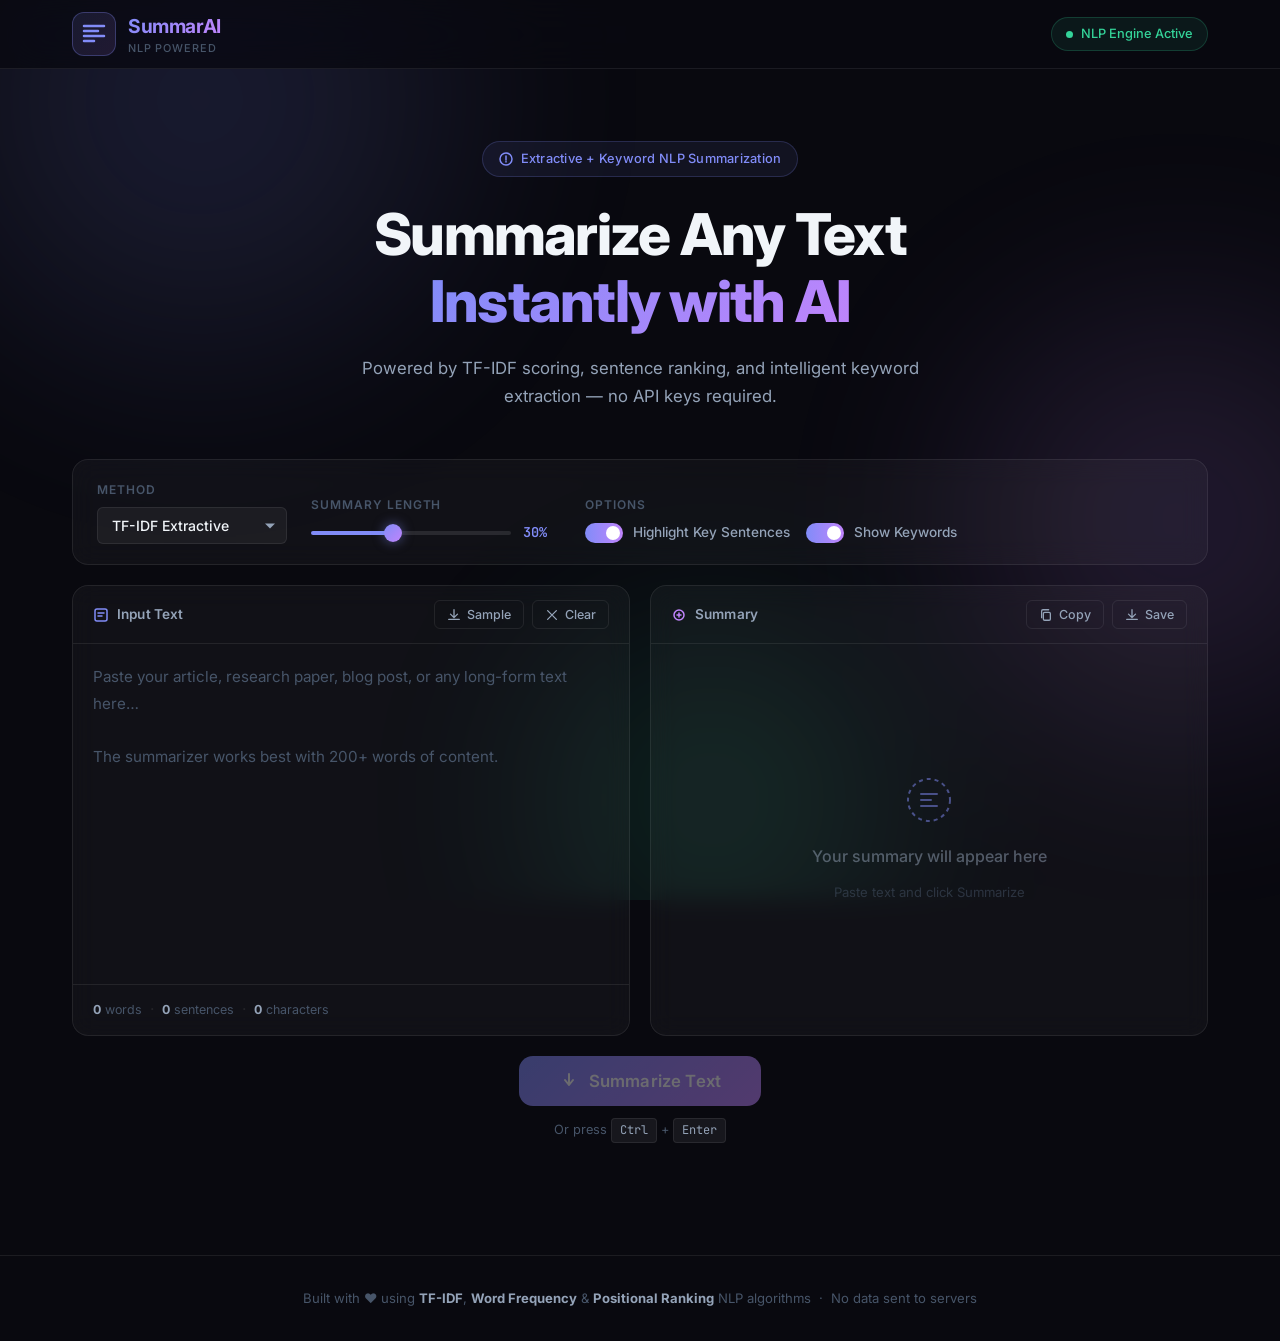
<file: text-summarizer/index.html>
<!DOCTYPE html>
<html lang="en">
<head>
  <meta charset="UTF-8" />
  <meta name="viewport" content="width=device-width, initial-scale=1.0" />
  <title>NLP Text Summarizer — AI-Powered Summaries</title>
  <meta name="description" content="An AI-powered NLP text summarization tool. Paste any article, research paper, or document and get a concise summary instantly using TF-IDF and keyword extraction." />
  <link rel="preconnect" href="https://fonts.googleapis.com" />
  <link rel="preconnect" href="https://fonts.gstatic.com" crossorigin />
  <link href="https://fonts.googleapis.com/css2?family=Inter:wght@300;400;500;600;700;800&family=JetBrains+Mono:wght@400;500&display=swap" rel="stylesheet" />
  <link rel="stylesheet" href="style.css" />
</head>
<body>
  <!-- Animated Background -->
  <div class="bg-orbs">
    <div class="orb orb-1"></div>
    <div class="orb orb-2"></div>
    <div class="orb orb-3"></div>
  </div>

  <!-- Header -->
  <header class="header">
    <div class="header-inner">
      <div class="brand">
        <div class="brand-icon">
          <svg width="28" height="28" viewBox="0 0 28 28" fill="none">
            <path d="M4 6h20M4 11h14M4 16h20M4 21h10" stroke="url(#grad1)" stroke-width="2.5" stroke-linecap="round"/>
            <defs>
              <linearGradient id="grad1" x1="0" y1="0" x2="28" y2="0">
                <stop offset="0%" stop-color="#818cf8"/>
                <stop offset="100%" stop-color="#c084fc"/>
              </linearGradient>
            </defs>
          </svg>
        </div>
        <div class="brand-text">
          <span class="brand-name">SummarAI</span>
          <span class="brand-tag">NLP Powered</span>
        </div>
      </div>
      <nav class="header-nav">
        <div class="badge-pill">
          <span class="pulse-dot"></span>
          NLP Engine Active
        </div>
      </nav>
    </div>
  </header>

  <!-- Hero Section -->
  <section class="hero">
    <div class="hero-label">
      <svg width="14" height="14" viewBox="0 0 14 14" fill="none"><circle cx="7" cy="7" r="6" stroke="#818cf8" stroke-width="1.5"/><path d="M7 4v4M7 9.5v.5" stroke="#818cf8" stroke-width="1.5" stroke-linecap="round"/></svg>
      Extractive + Keyword NLP Summarization
    </div>
    <h1 class="hero-title">Summarize Any Text <br/><span class="gradient-text">Instantly with AI</span></h1>
    <p class="hero-subtitle">Powered by TF-IDF scoring, sentence ranking, and intelligent keyword extraction — no API keys required.</p>
  </section>

  <!-- Main Tool -->
  <main class="tool-container">

    <!-- Settings Bar -->
    <div class="settings-bar">
      <div class="setting-group">
        <label class="setting-label" for="method-select">Method</label>
        <div class="select-wrapper">
          <select id="method-select" class="setting-select">
            <option value="tfidf">TF-IDF Extractive</option>
            <option value="frequency">Word Frequency</option>
            <option value="position">Positional Ranking</option>
          </select>
        </div>
      </div>

      <div class="setting-group">
        <label class="setting-label" for="length-slider">Summary Length</label>
        <div class="slider-group">
          <input type="range" id="length-slider" min="10" max="60" value="30" class="slider" />
          <span class="slider-value" id="slider-label">30%</span>
        </div>
      </div>

      <div class="setting-group">
        <label class="setting-label">Options</label>
        <div class="toggle-group">
          <label class="toggle-label" for="highlight-toggle">
            <input type="checkbox" id="highlight-toggle" class="toggle-input" checked />
            <span class="toggle-track"></span>
            Highlight Key Sentences
          </label>
          <label class="toggle-label" for="keywords-toggle">
            <input type="checkbox" id="keywords-toggle" class="toggle-input" checked />
            <span class="toggle-track"></span>
            Show Keywords
          </label>
        </div>
      </div>
    </div>

    <!-- Editor Area -->
    <div class="editor-grid">

      <!-- Input Panel -->
      <div class="panel input-panel">
        <div class="panel-header">
          <div class="panel-title">
            <svg width="16" height="16" fill="none" viewBox="0 0 16 16"><rect x="2" y="2" width="12" height="12" rx="2" stroke="#818cf8" stroke-width="1.5"/><path d="M5 6h6M5 9h4" stroke="#818cf8" stroke-width="1.5" stroke-linecap="round"/></svg>
            Input Text
          </div>
          <div class="panel-actions">
            <button id="load-sample-btn" class="btn-ghost" title="Load Sample Text">
              <svg width="14" height="14" fill="none" viewBox="0 0 16 16"><path d="M8 2v9M4 7l4 4 4-4" stroke="currentColor" stroke-width="1.5" stroke-linecap="round" stroke-linejoin="round"/><path d="M2 13h12" stroke="currentColor" stroke-width="1.5" stroke-linecap="round"/></svg>
              Sample
            </button>
            <button id="clear-btn" class="btn-ghost" title="Clear">
              <svg width="14" height="14" fill="none" viewBox="0 0 16 16"><path d="M3 3l10 10M13 3L3 13" stroke="currentColor" stroke-width="1.5" stroke-linecap="round"/></svg>
              Clear
            </button>
          </div>
        </div>
        <textarea id="input-text" class="text-area" placeholder="Paste your article, research paper, blog post, or any long-form text here…&#10;&#10;The summarizer works best with 200+ words of content." spellcheck="false"></textarea>
        <div class="panel-footer">
          <div class="stats">
            <span id="input-words" class="stat"><strong>0</strong> words</span>
            <span class="stat-divider">·</span>
            <span id="input-sentences" class="stat"><strong>0</strong> sentences</span>
            <span class="stat-divider">·</span>
            <span id="input-chars" class="stat"><strong>0</strong> characters</span>
          </div>
        </div>
      </div>

      <!-- Output Panel -->
      <div class="panel output-panel">
        <div class="panel-header">
          <div class="panel-title">
            <svg width="16" height="16" fill="none" viewBox="0 0 16 16"><path d="M13 8A5 5 0 1 1 3 8a5 5 0 0 1 10 0Z" stroke="#c084fc" stroke-width="1.5"/><path d="M10 8H6M8 6v4" stroke="#c084fc" stroke-width="1.5" stroke-linecap="round"/></svg>
            Summary
          </div>
          <div class="panel-actions">
            <button id="copy-btn" class="btn-ghost" title="Copy Summary">
              <svg width="14" height="14" fill="none" viewBox="0 0 16 16"><rect x="5" y="5" width="8" height="9" rx="1.5" stroke="currentColor" stroke-width="1.5"/><path d="M3 11V3.5A1.5 1.5 0 0 1 4.5 2H11" stroke="currentColor" stroke-width="1.5" stroke-linecap="round"/></svg>
              Copy
            </button>
            <button id="download-btn" class="btn-ghost" title="Download">
              <svg width="14" height="14" fill="none" viewBox="0 0 16 16"><path d="M8 2v9M4 7l4 4 4-4" stroke="currentColor" stroke-width="1.5" stroke-linecap="round" stroke-linejoin="round"/><path d="M2 13h12" stroke="currentColor" stroke-width="1.5" stroke-linecap="round"/></svg>
              Save
            </button>
          </div>
        </div>
        <div id="output-area" class="output-area">
          <div class="output-placeholder">
            <div class="placeholder-icon">
              <svg width="48" height="48" fill="none" viewBox="0 0 48 48"><circle cx="24" cy="24" r="21" stroke="url(#ph-grad)" stroke-width="2" stroke-dasharray="4 4"/><path d="M16 18h16M16 24h10M16 30h16" stroke="url(#ph-grad)" stroke-width="2" stroke-linecap="round"/><defs><linearGradient id="ph-grad" x1="0" y1="0" x2="48" y2="48"><stop stop-color="#818cf8"/><stop offset="1" stop-color="#c084fc"/></linearGradient></defs></svg>
            </div>
            <p>Your summary will appear here</p>
            <span>Paste text and click Summarize</span>
          </div>
        </div>
        <div class="panel-footer" id="output-footer" style="display:none">
          <div class="stats">
            <span id="output-words" class="stat"><strong>0</strong> words</span>
            <span class="stat-divider">·</span>
            <span id="compression-ratio" class="stat compression"><strong>0%</strong> compression</span>
          </div>
          <div id="reading-time" class="stat reading-time"></div>
        </div>
      </div>
    </div>

    <!-- Summarize Button -->
    <div class="action-center">
      <button id="summarize-btn" class="btn-primary" disabled>
        <span class="btn-content">
          <svg class="btn-icon" width="20" height="20" fill="none" viewBox="0 0 20 20"><path d="M10 3v11M6 9l4 5 4-5" stroke="currentColor" stroke-width="2" stroke-linecap="round" stroke-linejoin="round"/></svg>
          Summarize Text
        </span>
        <div class="btn-shimmer"></div>
      </button>
      <p class="action-hint">Or press <kbd>Ctrl</kbd> + <kbd>Enter</kbd></p>
    </div>

    <!-- Keywords Section -->
    <div id="keywords-section" class="keywords-section" style="display:none">
      <div class="section-header">
        <svg width="16" height="16" fill="none" viewBox="0 0 16 16"><path d="M2 8c0-3.314 2.686-6 6-6s6 2.686 6 6-2.686 6-6 6-6-2.686-6-6Z" stroke="#f59e0b" stroke-width="1.5"/><path d="M8 5v3l2 2" stroke="#f59e0b" stroke-width="1.5" stroke-linecap="round"/></svg>
        Key Topics &amp; Keywords
      </div>
      <div id="keywords-cloud" class="keywords-cloud"></div>
    </div>

    <!-- Stats Cards -->
    <div id="stats-section" class="stats-section" style="display:none">
      <div class="stat-card" id="stat-sentences">
        <div class="stat-card-icon">📄</div>
        <div class="stat-card-value" id="stat-sentences-val">—</div>
        <div class="stat-card-label">Sentences Extracted</div>
      </div>
      <div class="stat-card" id="stat-compression">
        <div class="stat-card-icon">🗜️</div>
        <div class="stat-card-value" id="stat-compression-val">—</div>
        <div class="stat-card-label">Text Compressed</div>
      </div>
      <div class="stat-card" id="stat-readtime">
        <div class="stat-card-icon">⏱️</div>
        <div class="stat-card-value" id="stat-readtime-val">—</div>
        <div class="stat-card-label">Reading Time Saved</div>
      </div>
      <div class="stat-card" id="stat-score">
        <div class="stat-card-icon">⭐</div>
        <div class="stat-card-value" id="stat-score-val">—</div>
        <div class="stat-card-label">Relevance Score</div>
      </div>
    </div>

    <!-- Highlighted Text (full document view) -->
    <div id="highlighted-section" class="highlighted-section" style="display:none">
      <div class="section-header">
        <svg width="16" height="16" fill="none" viewBox="0 0 16 16"><path d="M2 4h12M2 8h8M2 12h12" stroke="#34d399" stroke-width="1.5" stroke-linecap="round"/></svg>
        Full Text — Key Sentences Highlighted
      </div>
      <div id="highlighted-text" class="highlighted-text"></div>
    </div>

  </main>

  <!-- Footer -->
  <footer class="footer">
    <p>Built with ❤️ using <strong>TF-IDF</strong>, <strong>Word Frequency</strong> &amp; <strong>Positional Ranking</strong> NLP algorithms &nbsp;·&nbsp; No data sent to servers</p>
  </footer>

  <!-- Toast -->
  <div id="toast" class="toast" aria-live="polite"></div>

  <script src="nlp.js"></script>
  <script src="app.js"></script>
</body>
</html>
</file>
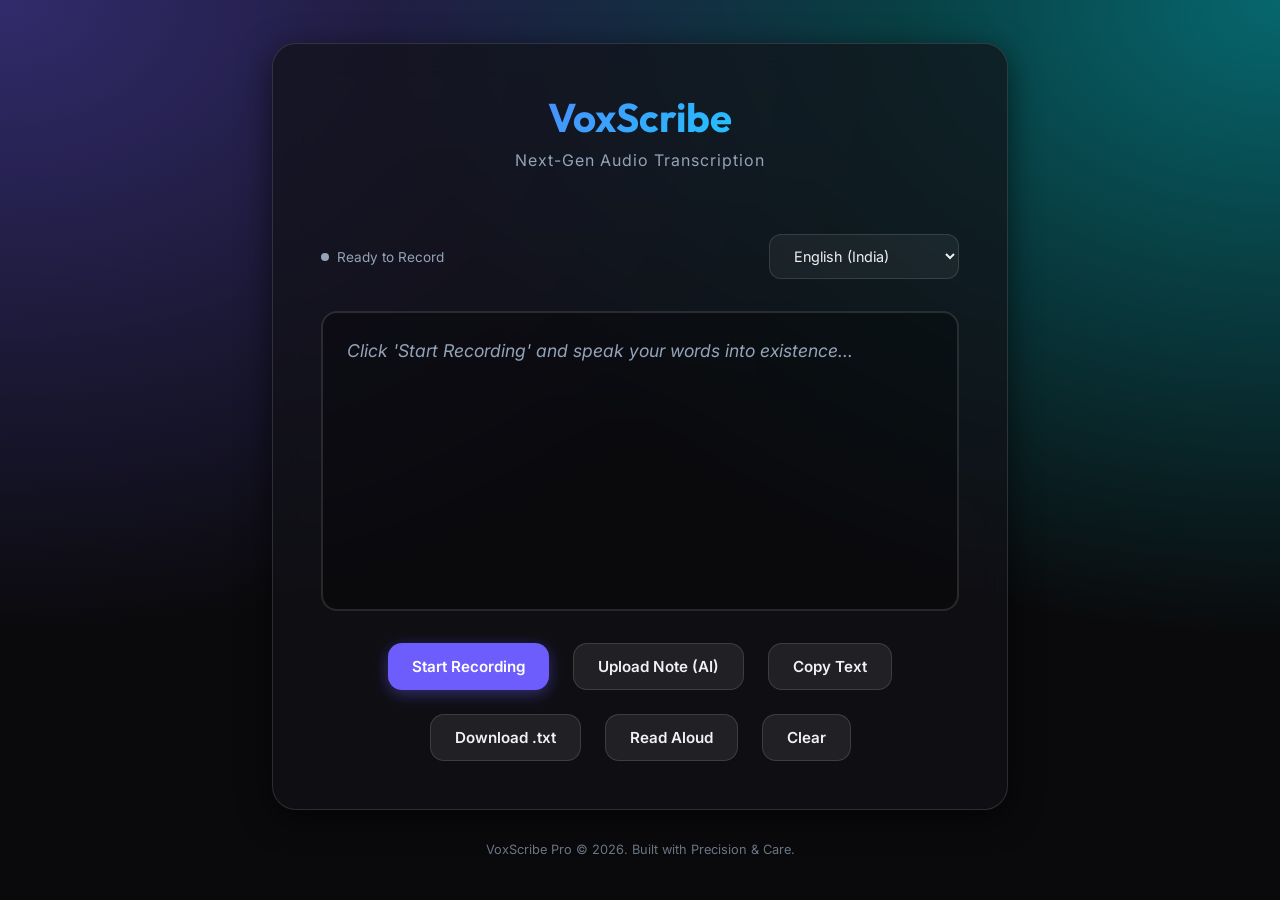
<file: voxscribe/index.html>
<!DOCTYPE html>
<html lang="en">
<head>
    <meta charset="UTF-8">
    <meta name="viewport" content="width=device-width, initial-scale=1.0">
    <title>VoxScribe | Premium Speech Recognition</title>
    <link rel="stylesheet" href="style.css">
    <meta name="description" content="A powerful, browser-based speech recognition tool for real-time transcription with premium glassmorphic UI.">
</head>
<body>
    <div class="container" id="app">
        <main class="glass-card">
            <header>
                <h1>VoxScribe</h1>
                <p class="subtitle">Next-Gen Audio Transcription</p>
            </header>

            <div class="controls-header">
                <div class="status-indicator">
                    <span id="status-dot" class="dot"></span>
                    <span id="status-text">Ready to Record</span>
                </div>
                <select id="language-select">
                    <option value="en-US">English (US)</option>
                    <option value="en-IN" selected>English (India)</option>
                    <option value="hi-IN">Hindi (India)</option>
                    <option value="es-ES">Spanish (Spain)</option>
                    <option value="fr-FR">French (France)</option>
                    <option value="de-DE">German (Germany)</option>
                    <option value="ja-JP">Japanese (Japan)</option>
                </select>
            </div>

            <div class="transcription-area">
                <div id="output" class="output-container" data-placeholder="Click 'Start Recording' and speak your words into existence..." tabindex="0"></div>
            </div>

            <div class="actions">
                <button id="record-btn" class="btn btn-record">
                    <span id="btn-text">Start Recording</span>
                </button>
                <button id="upload-btn" class="btn btn-secondary">
                    Upload Note (AI)
                </button>
                <input type="file" id="file-input" accept="audio/*" style="display: none;">
                <button id="copy-btn" class="btn btn-secondary">
                    Copy Text
                </button>
                <button id="download-btn" class="btn btn-secondary">
                    Download .txt
                </button>
                <button id="speak-btn" class="btn btn-secondary">
                    Read Aloud
                </button>
                <button id="clear-btn" class="btn btn-secondary">
                    Clear
                </button>
            </div>

            <!-- AI Progress Section -->
            <div id="ai-status" class="status-container" style="display: none;">
                <div class="ai-label">AI Processing...</div>
                <div class="progress-bar-bg">
                    <div id="progress-bar" class="progress-bar-fill" style="width: 0%;"></div>
                </div>
                <div id="ai-message" class="ai-message">Initializing AI Model...</div>
            </div>

            <p id="browser-warning" style="display: none; color: var(--error); text-align: center; font-size: 0.9rem;">
                Warning: Speech recognition is not supported in this browser. Please use Chrome or Edge.
            </p>
        </main>

        <footer class="footer-info">
            <p>VoxScribe Pro &copy; 2026. Built with Precision & Care.</p>
        </footer>
    </div>

    <!-- For a premium feel, adding a simple particle background layer if needed, but keeping it clean for now -->
    
    <script src="script.js"></script>
</body>
</html>
</file>
<file: text-summarizer/style.css>
/* =========================================================
   SummarAI — NLP Text Summarizer
   Modern dark glassmorphism design system
   ========================================================= */

/* --- Reset & Base --- */
*, *::before, *::after { box-sizing: border-box; margin: 0; padding: 0; }

:root {
  --bg-base: #09090f;
  --bg-panel: rgba(255,255,255,0.035);
  --bg-panel-hover: rgba(255,255,255,0.055);
  --border: rgba(255,255,255,0.08);
  --border-active: rgba(129,140,248,0.4);
  --text-primary: #f1f5f9;
  --text-secondary: #94a3b8;
  --text-muted: #475569;
  --indigo: #818cf8;
  --purple: #c084fc;
  --emerald: #34d399;
  --amber: #f59e0b;
  --rose: #fb7185;
  --gradient: linear-gradient(135deg, var(--indigo), var(--purple));
  --gradient-glow: linear-gradient(135deg, rgba(129,140,248,0.12), rgba(192,132,252,0.12));
  --font: 'Inter', system-ui, sans-serif;
  --mono: 'JetBrains Mono', monospace;
  --radius: 16px;
  --radius-sm: 10px;
  --radius-xs: 6px;
  --shadow: 0 4px 24px rgba(0,0,0,0.35);
  --shadow-glow: 0 0 40px rgba(129,140,248,0.15);
  --transition: 0.22s cubic-bezier(0.4, 0, 0.2, 1);
}

html { scroll-behavior: smooth; }

body {
  font-family: var(--font);
  background: var(--bg-base);
  color: var(--text-primary);
  min-height: 100vh;
  overflow-x: hidden;
  line-height: 1.6;
}

/* --- Animated Background Orbs --- */
.bg-orbs {
  position: fixed;
  inset: 0;
  pointer-events: none;
  z-index: 0;
  overflow: hidden;
}
.orb {
  position: absolute;
  border-radius: 50%;
  filter: blur(100px);
  opacity: 0.18;
  animation: float 20s ease-in-out infinite;
}
.orb-1 { width: 600px; height: 600px; background: radial-gradient(circle, #818cf8, transparent); top: -200px; left: -100px; animation-delay: 0s; }
.orb-2 { width: 500px; height: 500px; background: radial-gradient(circle, #c084fc, transparent); top: 30%; right: -150px; animation-delay: -7s; }
.orb-3 { width: 400px; height: 400px; background: radial-gradient(circle, #34d399, transparent); bottom: -100px; left: 40%; animation-delay: -14s; }

@keyframes float {
  0%, 100% { transform: translate(0, 0) scale(1); }
  33%       { transform: translate(40px, -30px) scale(1.05); }
  66%       { transform: translate(-20px, 20px) scale(0.95); }
}

/* --- Header --- */
.header {
  position: sticky;
  top: 0;
  z-index: 100;
  backdrop-filter: blur(20px) saturate(180%);
  background: rgba(9,9,15,0.8);
  border-bottom: 1px solid var(--border);
}
.header-inner {
  max-width: 1200px;
  margin: 0 auto;
  padding: 0 32px;
  height: 68px;
  display: flex;
  align-items: center;
  justify-content: space-between;
}

.brand { display: flex; align-items: center; gap: 12px; }
.brand-icon {
  width: 44px; height: 44px;
  display: flex; align-items: center; justify-content: center;
  background: var(--gradient-glow);
  border: 1px solid rgba(129,140,248,0.3);
  border-radius: 12px;
  transition: var(--transition);
}
.brand-icon:hover { box-shadow: var(--shadow-glow); border-color: var(--border-active); }
.brand-name { font-size: 1.2rem; font-weight: 700; background: var(--gradient); -webkit-background-clip: text; -webkit-text-fill-color: transparent; background-clip: text; letter-spacing: -0.02em; }
.brand-tag { font-size: 0.68rem; color: var(--text-muted); font-weight: 500; letter-spacing: 0.08em; text-transform: uppercase; display: block; margin-top: -2px; }

.badge-pill {
  display: flex;
  align-items: center;
  gap: 8px;
  padding: 6px 14px;
  background: rgba(52,211,153,0.08);
  border: 1px solid rgba(52,211,153,0.2);
  border-radius: 100px;
  font-size: 0.8rem;
  color: var(--emerald);
  font-weight: 500;
}
.pulse-dot {
  width: 7px; height: 7px;
  background: var(--emerald);
  border-radius: 50%;
  animation: pulse-anim 2s ease-in-out infinite;
}
@keyframes pulse-anim {
  0%, 100% { opacity: 1; transform: scale(1); }
  50% { opacity: 0.5; transform: scale(0.8); }
}

/* --- Hero --- */
.hero {
  text-align: center;
  padding: 72px 32px 48px;
  position: relative;
  z-index: 1;
}
.hero-label {
  display: inline-flex;
  align-items: center;
  gap: 8px;
  padding: 7px 16px;
  background: rgba(129,140,248,0.08);
  border: 1px solid rgba(129,140,248,0.2);
  border-radius: 100px;
  font-size: 0.8rem;
  color: var(--indigo);
  font-weight: 500;
  margin-bottom: 24px;
  letter-spacing: 0.02em;
}
.hero-title {
  font-size: clamp(2.2rem, 5vw, 3.6rem);
  font-weight: 800;
  line-height: 1.15;
  letter-spacing: -0.03em;
  margin-bottom: 20px;
}
.gradient-text {
  background: var(--gradient);
  -webkit-background-clip: text;
  -webkit-text-fill-color: transparent;
  background-clip: text;
}
.hero-subtitle {
  max-width: 560px;
  margin: 0 auto;
  color: var(--text-secondary);
  font-size: 1.05rem;
  line-height: 1.7;
}

/* --- Tool Container --- */
.tool-container {
  max-width: 1200px;
  margin: 0 auto;
  padding: 0 32px 80px;
  position: relative;
  z-index: 1;
}

/* --- Settings Bar --- */
.settings-bar {
  display: flex;
  flex-wrap: wrap;
  gap: 24px;
  align-items: flex-end;
  padding: 20px 24px;
  background: var(--bg-panel);
  border: 1px solid var(--border);
  border-radius: var(--radius);
  margin-bottom: 20px;
  backdrop-filter: blur(12px);
}
.setting-group { display: flex; flex-direction: column; gap: 8px; }
.setting-label {
  font-size: 0.75rem;
  font-weight: 600;
  color: var(--text-muted);
  text-transform: uppercase;
  letter-spacing: 0.08em;
}

/* Select */
.select-wrapper { position: relative; }
.setting-select {
  appearance: none;
  -webkit-appearance: none;
  background: rgba(255,255,255,0.05);
  border: 1px solid var(--border);
  color: var(--text-primary);
  font-family: var(--font);
  font-size: 0.88rem;
  font-weight: 500;
  padding: 9px 36px 9px 14px;
  border-radius: var(--radius-xs);
  cursor: pointer;
  outline: none;
  transition: var(--transition);
  min-width: 190px;
}
.setting-select:hover, .setting-select:focus { border-color: var(--border-active); background: rgba(129,140,248,0.08); }
.select-wrapper::after {
  content: '';
  position: absolute;
  right: 12px;
  top: 50%;
  transform: translateY(-50%);
  width: 0; height: 0;
  border-left: 5px solid transparent;
  border-right: 5px solid transparent;
  border-top: 5px solid var(--text-secondary);
  pointer-events: none;
}
.setting-select option { background: #1e1e2e; }

/* Slider */
.slider-group { display: flex; align-items: center; gap: 12px; }
.slider {
  -webkit-appearance: none;
  width: 200px;
  height: 4px;
  border-radius: 4px;
  background: rgba(255,255,255,0.1);
  outline: none;
  cursor: pointer;
  transition: var(--transition);
}
.slider::-webkit-slider-thumb {
  -webkit-appearance: none;
  width: 18px; height: 18px;
  border-radius: 50%;
  background: var(--gradient);
  cursor: pointer;
  box-shadow: 0 0 12px rgba(129,140,248,0.5);
  transition: var(--transition);
}
.slider::-webkit-slider-thumb:hover { transform: scale(1.2); }
.slider-value {
  font-size: 0.85rem;
  font-weight: 600;
  color: var(--indigo);
  min-width: 38px;
  font-family: var(--mono);
}

/* Toggle */
.toggle-group { display: flex; gap: 16px; align-items: center; flex-wrap: wrap; }
.toggle-label {
  display: flex;
  align-items: center;
  gap: 10px;
  cursor: pointer;
  font-size: 0.85rem;
  color: var(--text-secondary);
  font-weight: 500;
  user-select: none;
}
.toggle-input { display: none; }
.toggle-track {
  width: 38px; height: 20px;
  background: rgba(255,255,255,0.1);
  border-radius: 10px;
  position: relative;
  transition: var(--transition);
  flex-shrink: 0;
}
.toggle-track::after {
  content: '';
  position: absolute;
  width: 14px; height: 14px;
  border-radius: 50%;
  background: var(--text-muted);
  top: 3px; left: 3px;
  transition: var(--transition);
}
.toggle-input:checked + .toggle-track {
  background: linear-gradient(90deg, var(--indigo), var(--purple));
}
.toggle-input:checked + .toggle-track::after {
  background: white;
  left: 21px;
}

/* --- Editor Grid --- */
.editor-grid {
  display: grid;
  grid-template-columns: 1fr 1fr;
  gap: 20px;
  margin-bottom: 20px;
}

/* --- Panels --- */
.panel {
  background: var(--bg-panel);
  border: 1px solid var(--border);
  border-radius: var(--radius);
  overflow: hidden;
  backdrop-filter: blur(12px);
  transition: var(--transition);
  display: flex;
  flex-direction: column;
  min-height: 420px;
}
.panel:hover { border-color: rgba(255,255,255,0.12); }

.panel-header {
  display: flex;
  align-items: center;
  justify-content: space-between;
  padding: 14px 20px;
  border-bottom: 1px solid var(--border);
}
.panel-title {
  display: flex;
  align-items: center;
  gap: 8px;
  font-size: 0.85rem;
  font-weight: 600;
  color: var(--text-secondary);
  letter-spacing: 0.01em;
}
.panel-actions { display: flex; gap: 8px; }
.btn-ghost {
  display: flex;
  align-items: center;
  gap: 6px;
  padding: 6px 12px;
  background: transparent;
  border: 1px solid var(--border);
  color: var(--text-secondary);
  font-family: var(--font);
  font-size: 0.78rem;
  font-weight: 500;
  border-radius: var(--radius-xs);
  cursor: pointer;
  transition: var(--transition);
}
.btn-ghost:hover {
  background: rgba(255,255,255,0.06);
  color: var(--text-primary);
  border-color: rgba(255,255,255,0.15);
}

.text-area {
  flex: 1;
  background: transparent;
  border: none;
  outline: none;
  color: var(--text-primary);
  font-family: var(--font);
  font-size: 0.95rem;
  line-height: 1.75;
  padding: 20px;
  resize: none;
  min-height: 340px;
}
.text-area::placeholder { color: var(--text-muted); }

.output-area {
  flex: 1;
  padding: 20px;
  overflow-y: auto;
  min-height: 340px;
}

.output-placeholder {
  height: 100%;
  display: flex;
  flex-direction: column;
  align-items: center;
  justify-content: center;
  gap: 12px;
  opacity: 0.5;
}
.placeholder-icon { animation: float-icon 4s ease-in-out infinite; }
@keyframes float-icon {
  0%, 100% { transform: translateY(0); }
  50% { transform: translateY(-8px); }
}
.output-placeholder p { font-size: 1rem; font-weight: 500; color: var(--text-secondary); }
.output-placeholder span { font-size: 0.82rem; color: var(--text-muted); }

.summary-text {
  font-size: 0.95rem;
  line-height: 1.8;
  color: var(--text-primary);
}
.summary-sentence {
  display: inline;
}
.summary-sentence + .summary-sentence::before { content: ' '; }

.panel-footer {
  padding: 12px 20px;
  border-top: 1px solid var(--border);
  display: flex;
  align-items: center;
  justify-content: space-between;
}
.stats { display: flex; align-items: center; gap: 8px; }
.stat { font-size: 0.78rem; color: var(--text-muted); }
.stat strong { color: var(--text-secondary); }
.stat-divider { color: var(--border); }
.compression { }
.compression strong { color: var(--emerald) !important; }
.reading-time { font-size: 0.78rem; color: var(--amber); font-weight: 500; }

/* --- Summarize Button --- */
.action-center {
  text-align: center;
  margin-bottom: 32px;
}
.btn-primary {
  position: relative;
  display: inline-flex;
  align-items: center;
  justify-content: center;
  padding: 0;
  background: var(--gradient);
  border: none;
  border-radius: 14px;
  cursor: pointer;
  font-family: var(--font);
  overflow: hidden;
  transition: var(--transition);
  box-shadow: 0 4px 20px rgba(129,140,248,0.3);
}
.btn-primary:disabled {
  opacity: 0.4;
  cursor: not-allowed;
  box-shadow: none;
}
.btn-primary:not(:disabled):hover {
  transform: translateY(-2px);
  box-shadow: 0 8px 30px rgba(129,140,248,0.45);
}
.btn-primary:not(:disabled):active { transform: translateY(0); }
.btn-content {
  position: relative;
  z-index: 1;
  display: flex;
  align-items: center;
  gap: 10px;
  padding: 15px 40px;
  font-size: 1.05rem;
  font-weight: 600;
  color: white;
  letter-spacing: 0.01em;
}
.btn-icon { transition: transform 0.3s; }
.btn-primary:not(:disabled):hover .btn-icon { transform: translateY(2px); }
.btn-shimmer {
  position: absolute;
  inset: 0;
  background: linear-gradient(105deg, transparent 40%, rgba(255,255,255,0.18) 50%, transparent 60%);
  transform: translateX(-100%);
  transition: transform 0.6s;
}
.btn-primary:not(:disabled):hover .btn-shimmer { transform: translateX(100%); }

.action-hint {
  margin-top: 12px;
  font-size: 0.8rem;
  color: var(--text-muted);
}
kbd {
  display: inline-block;
  padding: 2px 8px;
  background: rgba(255,255,255,0.06);
  border: 1px solid var(--border);
  border-radius: 4px;
  font-family: var(--mono);
  font-size: 0.75rem;
  color: var(--text-secondary);
}

/* --- Section Headers --- */
.section-header {
  display: flex;
  align-items: center;
  gap: 10px;
  font-size: 0.88rem;
  font-weight: 600;
  color: var(--text-secondary);
  letter-spacing: 0.02em;
  margin-bottom: 16px;
}

/* --- Keywords --- */
.keywords-section {
  padding: 24px;
  background: var(--bg-panel);
  border: 1px solid var(--border);
  border-radius: var(--radius);
  backdrop-filter: blur(12px);
  margin-bottom: 20px;
  animation: fade-up 0.4s ease;
}
.keywords-cloud {
  display: flex;
  flex-wrap: wrap;
  gap: 10px;
}
.keyword-tag {
  display: inline-flex;
  align-items: center;
  gap: 6px;
  padding: 6px 14px;
  border-radius: 100px;
  font-size: 0.82rem;
  font-weight: 500;
  cursor: default;
  transition: var(--transition);
  animation: pop-in 0.3s ease both;
}
.keyword-tag:hover { transform: scale(1.05); }
.keyword-tag.rank-1 { background: rgba(245,158,11,0.12); border: 1px solid rgba(245,158,11,0.25); color: var(--amber); }
.keyword-tag.rank-2 { background: rgba(129,140,248,0.1); border: 1px solid rgba(129,140,248,0.22); color: var(--indigo); }
.keyword-tag.rank-3 { background: rgba(192,132,252,0.1); border: 1px solid rgba(192,132,252,0.22); color: var(--purple); }
.keyword-score { font-family: var(--mono); font-size: 0.72rem; opacity: 0.7; }

@keyframes pop-in {
  from { opacity: 0; transform: scale(0.8); }
  to { opacity: 1; transform: scale(1); }
}

/* --- Stats Cards --- */
.stats-section {
  display: grid;
  grid-template-columns: repeat(4, 1fr);
  gap: 16px;
  margin-bottom: 20px;
  animation: fade-up 0.4s ease;
}
.stat-card {
  background: var(--bg-panel);
  border: 1px solid var(--border);
  border-radius: var(--radius-sm);
  padding: 20px;
  text-align: center;
  backdrop-filter: blur(12px);
  transition: var(--transition);
}
.stat-card:hover { border-color: rgba(255,255,255,0.12); transform: translateY(-2px); }
.stat-card-icon { font-size: 1.6rem; margin-bottom: 8px; }
.stat-card-value { font-size: 1.6rem; font-weight: 700; background: var(--gradient); -webkit-background-clip: text; -webkit-text-fill-color: transparent; background-clip: text; font-family: var(--mono); }
.stat-card-label { font-size: 0.75rem; color: var(--text-muted); font-weight: 500; margin-top: 4px; text-transform: uppercase; letter-spacing: 0.06em; }

/* --- Highlighted Text --- */
.highlighted-section {
  padding: 24px;
  background: var(--bg-panel);
  border: 1px solid var(--border);
  border-radius: var(--radius);
  backdrop-filter: blur(12px);
  margin-bottom: 20px;
  animation: fade-up 0.4s ease;
}
.highlighted-text {
  font-size: 0.93rem;
  line-height: 1.85;
  color: var(--text-secondary);
  max-height: 320px;
  overflow-y: auto;
  padding-right: 8px;
}
.highlighted-text::-webkit-scrollbar { width: 4px; }
.highlighted-text::-webkit-scrollbar-track { background: transparent; }
.highlighted-text::-webkit-scrollbar-thumb { background: rgba(255,255,255,0.1); border-radius: 4px; }
.highlighted-text mark {
  background: linear-gradient(135deg, rgba(129,140,248,0.25), rgba(192,132,252,0.25));
  color: var(--text-primary);
  border-radius: 3px;
  padding: 1px 2px;
  border-bottom: 1.5px solid rgba(129,140,248,0.5);
}

/* --- Footer --- */
.footer {
  text-align: center;
  padding: 32px;
  color: var(--text-muted);
  font-size: 0.82rem;
  position: relative;
  z-index: 1;
  border-top: 1px solid var(--border);
}
.footer strong { color: var(--text-secondary); }

/* --- Toast --- */
.toast {
  position: fixed;
  bottom: 32px;
  left: 50%;
  transform: translateX(-50%) translateY(100px);
  background: rgba(30,30,46,0.95);
  border: 1px solid var(--border);
  color: var(--text-primary);
  padding: 12px 24px;
  border-radius: 100px;
  font-size: 0.88rem;
  font-weight: 500;
  backdrop-filter: blur(20px);
  box-shadow: var(--shadow);
  transition: transform 0.4s cubic-bezier(0.34, 1.56, 0.64, 1), opacity 0.3s;
  z-index: 1000;
  opacity: 0;
  pointer-events: none;
}
.toast.show {
  transform: translateX(-50%) translateY(0);
  opacity: 1;
}

/* --- Scrollbar --- */
::-webkit-scrollbar { width: 6px; }
::-webkit-scrollbar-track { background: transparent; }
::-webkit-scrollbar-thumb { background: rgba(255,255,255,0.08); border-radius: 4px; }
::-webkit-scrollbar-thumb:hover { background: rgba(255,255,255,0.14); }

/* --- Animations --- */
@keyframes fade-up {
  from { opacity: 0; transform: translateY(16px); }
  to { opacity: 1; transform: translateY(0); }
}

/* Loading state */
.btn-primary.loading .btn-content::after {
  content: '';
  width: 16px; height: 16px;
  border: 2px solid rgba(255,255,255,0.3);
  border-top-color: white;
  border-radius: 50%;
  animation: spin 0.6s linear infinite;
  margin-left: 8px;
}
@keyframes spin { to { transform: rotate(360deg); } }

/* --- Responsive --- */
@media (max-width: 900px) {
  .editor-grid { grid-template-columns: 1fr; }
  .stats-section { grid-template-columns: repeat(2, 1fr); }
  .settings-bar { gap: 16px; }
  .header-inner { padding: 0 20px; }
  .tool-container { padding: 0 20px 60px; }
  .hero { padding: 48px 20px 32px; }
}
@media (max-width: 540px) {
  .stats-section { grid-template-columns: 1fr 1fr; }
  .hero-title { font-size: 2rem; }
  .btn-content { padding: 14px 28px; font-size: 0.95rem; }
}
</file>
<file: voxscribe/style.css>
@import url('https://fonts.googleapis.com/css2?family=Inter:wght@300;400;500;600;700&family=Outfit:wght@300;400;500;600;700&display=swap');

:root {
    --primary: #6d5dfc;
    --primary-light: #8e84fb;
    --secondary: #00f2ff;
    --success: #00ff87;
    --error: #ff5e62;
    --bg-dark: #0a0a0c;
    --card-bg: rgba(18, 18, 24, 0.7);
    --glass-border: rgba(255, 255, 255, 0.125);
    --text-main: #f0f0f5;
    --text-dim: #94a3b8;
    --shadow-soft: 0 8px 32px 0 rgba(0, 0, 0, 0.6);
    --neon-blue: rgba(0, 242, 255, 0.4);
    --neon-purple: rgba(109, 93, 252, 0.4);
}

* {
    margin: 0;
    padding: 0;
    box-sizing: border-box;
    font-family: 'Inter', sans-serif;
}

body {
    background-color: var(--bg-dark);
    background-image: 
        radial-gradient(at 0% 0%, var(--neon-purple) 0px, transparent 50%),
        radial-gradient(at 100% 0%, var(--neon-blue) 0px, transparent 50%);
    color: var(--text-main);
    min-height: 100vh;
    display: flex;
    justify-content: center;
    align-items: center;
    overflow-x: hidden;
}

.container {
    width: 90%;
    max-width: 800px;
    padding: 2rem;
    perspective: 1000px;
}

.glass-card {
    background: var(--card-bg);
    backdrop-filter: blur(16px);
    -webkit-backdrop-filter: blur(16px);
    border: 1px solid var(--glass-border);
    border-radius: 24px;
    padding: 3rem;
    box-shadow: var(--shadow-soft);
    display: flex;
    flex-direction: column;
    gap: 2rem;
    animation: slideUp 0.8s ease-out;
}

@keyframes slideUp {
    from { transform: translateY(30px); opacity: 0; }
    to { transform: translateY(0); opacity: 1; }
}

header {
    text-align: center;
    margin-bottom: 2rem;
}

h1 {
    font-family: 'Outfit', sans-serif;
    font-size: 2.5rem;
    font-weight: 700;
    background: linear-gradient(135deg, var(--primary), var(--secondary));
    background-clip: text;
    -webkit-background-clip: text;
    -webkit-text-fill-color: transparent;
    margin-bottom: 0.5rem;
}

p.subtitle {
    color: var(--text-dim);
    font-size: 1rem;
    letter-spacing: 1px;
}

.controls-header {
    display: flex;
    justify-content: space-between;
    align-items: center;
    gap: 1rem;
}

select {
    background: rgba(255, 255, 255, 0.05);
    border: 1px solid var(--glass-border);
    border-radius: 12px;
    padding: 0.75rem 1.25rem;
    color: var(--text-main);
    font-size: 0.9rem;
    outline: none;
    cursor: pointer;
    transition: all 0.3s ease;
}

select:hover, select:focus {
    border-color: var(--primary);
    background: rgba(255, 255, 255, 0.1);
}

.transcription-area {
    position: relative;
    width: 100%;
}

.output-container {
    width: 100%;
    height: 300px;
    background: rgba(0, 0, 0, 0.3);
    border: 2px solid var(--glass-border);
    border-radius: 16px;
    padding: 1.5rem;
    color: var(--text-main);
    font-size: 1.1rem;
    line-height: 1.6;
    overflow-y: auto;
    transition: all 0.3s ease;
    outline: none;
    text-align: left;
    white-space: pre-wrap;
    word-wrap: break-word;
}

.output-container:empty::before {
    content: attr(data-placeholder);
    color: var(--text-dim);
    font-style: italic;
}

.output-container:focus {
    border-color: var(--primary);
    box-shadow: 0 0 15px rgba(109, 93, 252, 0.2);
}

.interim-text {
    color: var(--text-dim);
    opacity: 0.6;
    font-style: italic;
}

.final-text {
    color: var(--text-main);
}

.actions {
    display: flex;
    justify-content: center;
    gap: 1.5rem;
    flex-wrap: wrap;
}

.btn {
    padding: 0.8rem 1.5rem;
    border-radius: 14px;
    font-weight: 600;
    cursor: pointer;
    transition: all 0.3s cubic-bezier(0.4, 0, 0.2, 1);
    display: flex;
    align-items: center;
    gap: 0.5rem;
    border: none;
    font-size: 0.95rem;
}

.btn-record {
    background: var(--primary);
    color: white;
    box-shadow: 0 4px 15px rgba(109, 93, 252, 0.4);
    min-width: 160px;
    justify-content: center;
}

.btn-record.recording {
    background: var(--error);
    box-shadow: 0 4px 15px rgba(255, 94, 98, 0.4);
    animation: pulse 1.5s infinite;
}

@keyframes pulse {
    0% { transform: scale(1); box-shadow: 0 4px 15px rgba(255, 94, 98, 0.4); }
    50% { transform: scale(1.05); box-shadow: 0 4px 25px rgba(255, 94, 98, 0.6); }
    100% { transform: scale(1); box-shadow: 0 4px 15px rgba(255, 94, 98, 0.4); }
}

.btn-secondary {
    background: rgba(255, 255, 255, 0.08);
    color: var(--text-main);
    border: 1px solid var(--glass-border);
}

.btn-secondary:hover {
    background: rgba(255, 255, 255, 0.15);
    transform: translateY(-2px);
}

.btn:active {
    transform: scale(0.95);
}

.status-indicator {
    display: flex;
    align-items: center;
    gap: 0.5rem;
    font-size: 0.85rem;
    color: var(--text-dim);
}

.dot {
    width: 8px;
    height: 8px;
    border-radius: 50%;
    background: var(--text-dim);
}

.dot.active {
    background: var(--success);
    box-shadow: 0 0 10px var(--success);
}

/* Scrollbar Styling */
::-webkit-scrollbar {
    width: 8px;
}
::-webkit-scrollbar-track {
    background: transparent;
}
::-webkit-scrollbar-thumb {
    background: var(--glass-border);
    border-radius: 10px;
}
::-webkit-scrollbar-thumb:hover {
    background: var(--primary);
}

/* AI Status and Progress */
.status-container {
    background: rgba(0, 0, 0, 0.2);
    border-radius: 16px;
    padding: 1.5rem;
    margin-top: 1rem;
    border: 1px dashed var(--glass-border);
    animation: fadeIn 0.5s ease-out;
}

@keyframes fadeIn {
    from { opacity: 0; }
    to { opacity: 1; }
}

.ai-label {
    font-size: 0.9rem;
    color: var(--primary-light);
    margin-bottom: 0.8rem;
    font-weight: 600;
}

.progress-bar-bg {
    width: 100%;
    height: 8px;
    background: rgba(255, 255, 255, 0.05);
    border-radius: 10px;
    overflow: hidden;
}

.progress-bar-fill {
    height: 100%;
    width: 0%;
    background: linear-gradient(90deg, var(--primary), var(--secondary));
    box-shadow: 0 0 10px var(--primary);
    transition: width 0.3s ease;
}

.ai-message {
    margin-top: 0.8rem;
    font-size: 0.8rem;
    color: var(--text-dim);
}

/* Footer & Branding */
.footer-info {
    text-align: center;
    margin-top: 2rem;
    color: var(--text-dim);
    font-size: 0.8rem;
    opacity: 0.7;
}

/* Responsive */
@media (max-width: 600px) {
    .glass-card {
        padding: 1.5rem;
    }
    h1 {
        font-size: 2rem;
    }
    .controls-header {
        flex-direction: column;
        align-items: flex-start;
    }
    .actions {
        flex-direction: column;
        width: 100%;
    }
    .btn {
        width: 100%;
        justify-content: center;
    }
}
</file>
